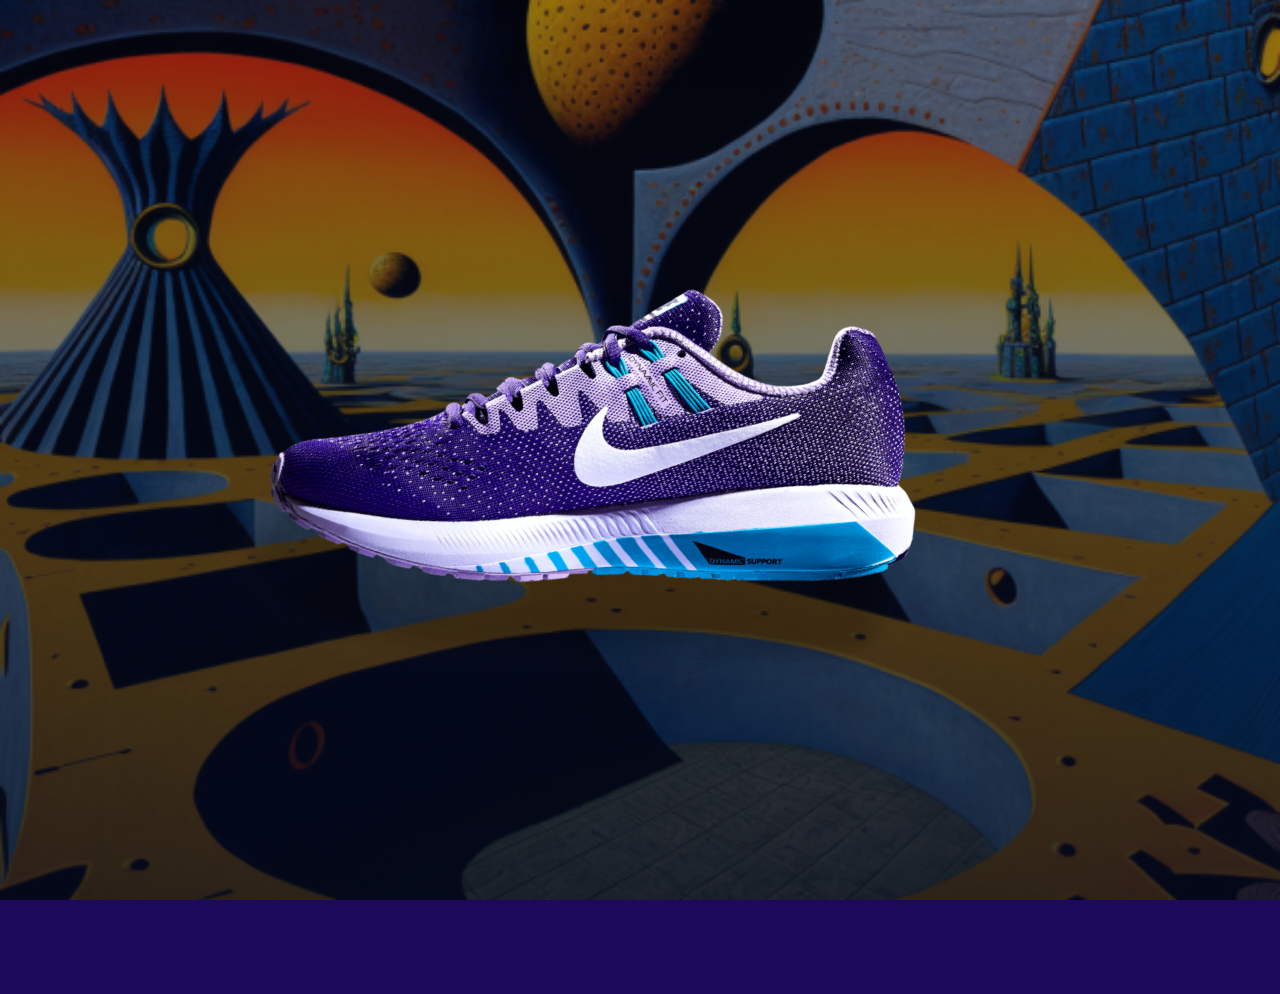
<file: Luis_shoe/index.html>
<!DOCTYPE html>
<html lang="en">
  <head>
    <meta charset="UTF-8" />
    <meta http-equiv="X-UA-Compatible" content="IE=edge" />
    <meta name="viewport" content="width=device-width, initial-scale=1.0" />
    <title>Scrolling Headphone</title>
	<link rel="shortcut icon" href="image/logo.png">
    <link rel="stylesheet" href="https://cdnjs.cloudflare.com/ajax/libs/font-awesome/4.6.3/css/font-awesome.css">
    <link rel="stylesheet" href="shoe.css" />
  </head>
  <body>

    <header>
      <span class="nike">Nike.</span>
    </header>

   <section>
    <div class="hero">

      <h1>
        Boost<br> your <br> speed.
      </h1>

      <p>
      Run Faster.
      </p>

      <button class="btn btn-dropdown">
        <a href="home.html"><span>Enter Website <i class="fa fa-caret-down" aria-hidden="true"></i></span></a>
      </button>

     <!-- <button class="btn btn-cart">
        <span>Add to cart <i class="fa fa-shopping-cart" aria-hidden="true"></i></span>
      </button> -->

    </div>

    <figure>
      <img src="./assets/sports.png" alt="">
    </figure>

    <p id="heading">SPORTS</>
   </section>

    <script src="https://cdnjs.cloudflare.com/ajax/libs/gsap/3.4.0/gsap.min.js"></script>
    <script src="script.js"></script>
  </body>
</html>
</file>
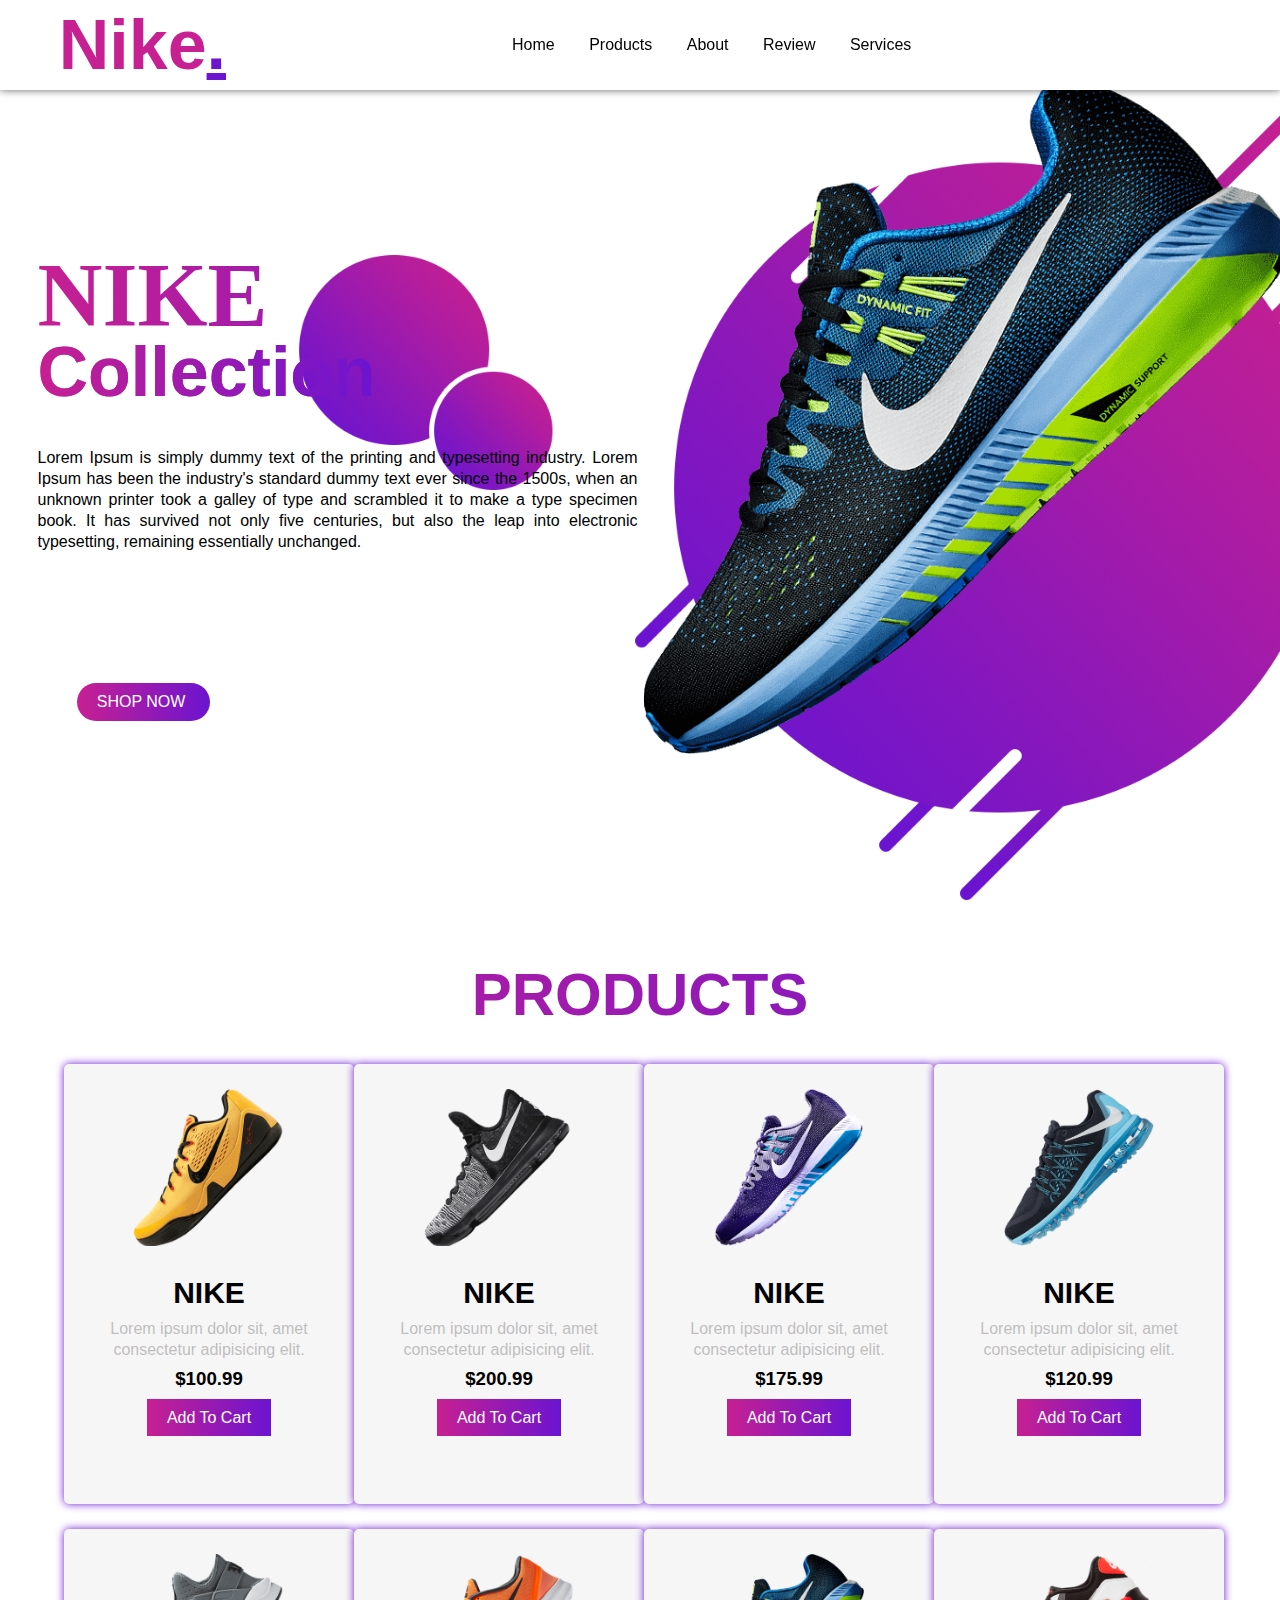
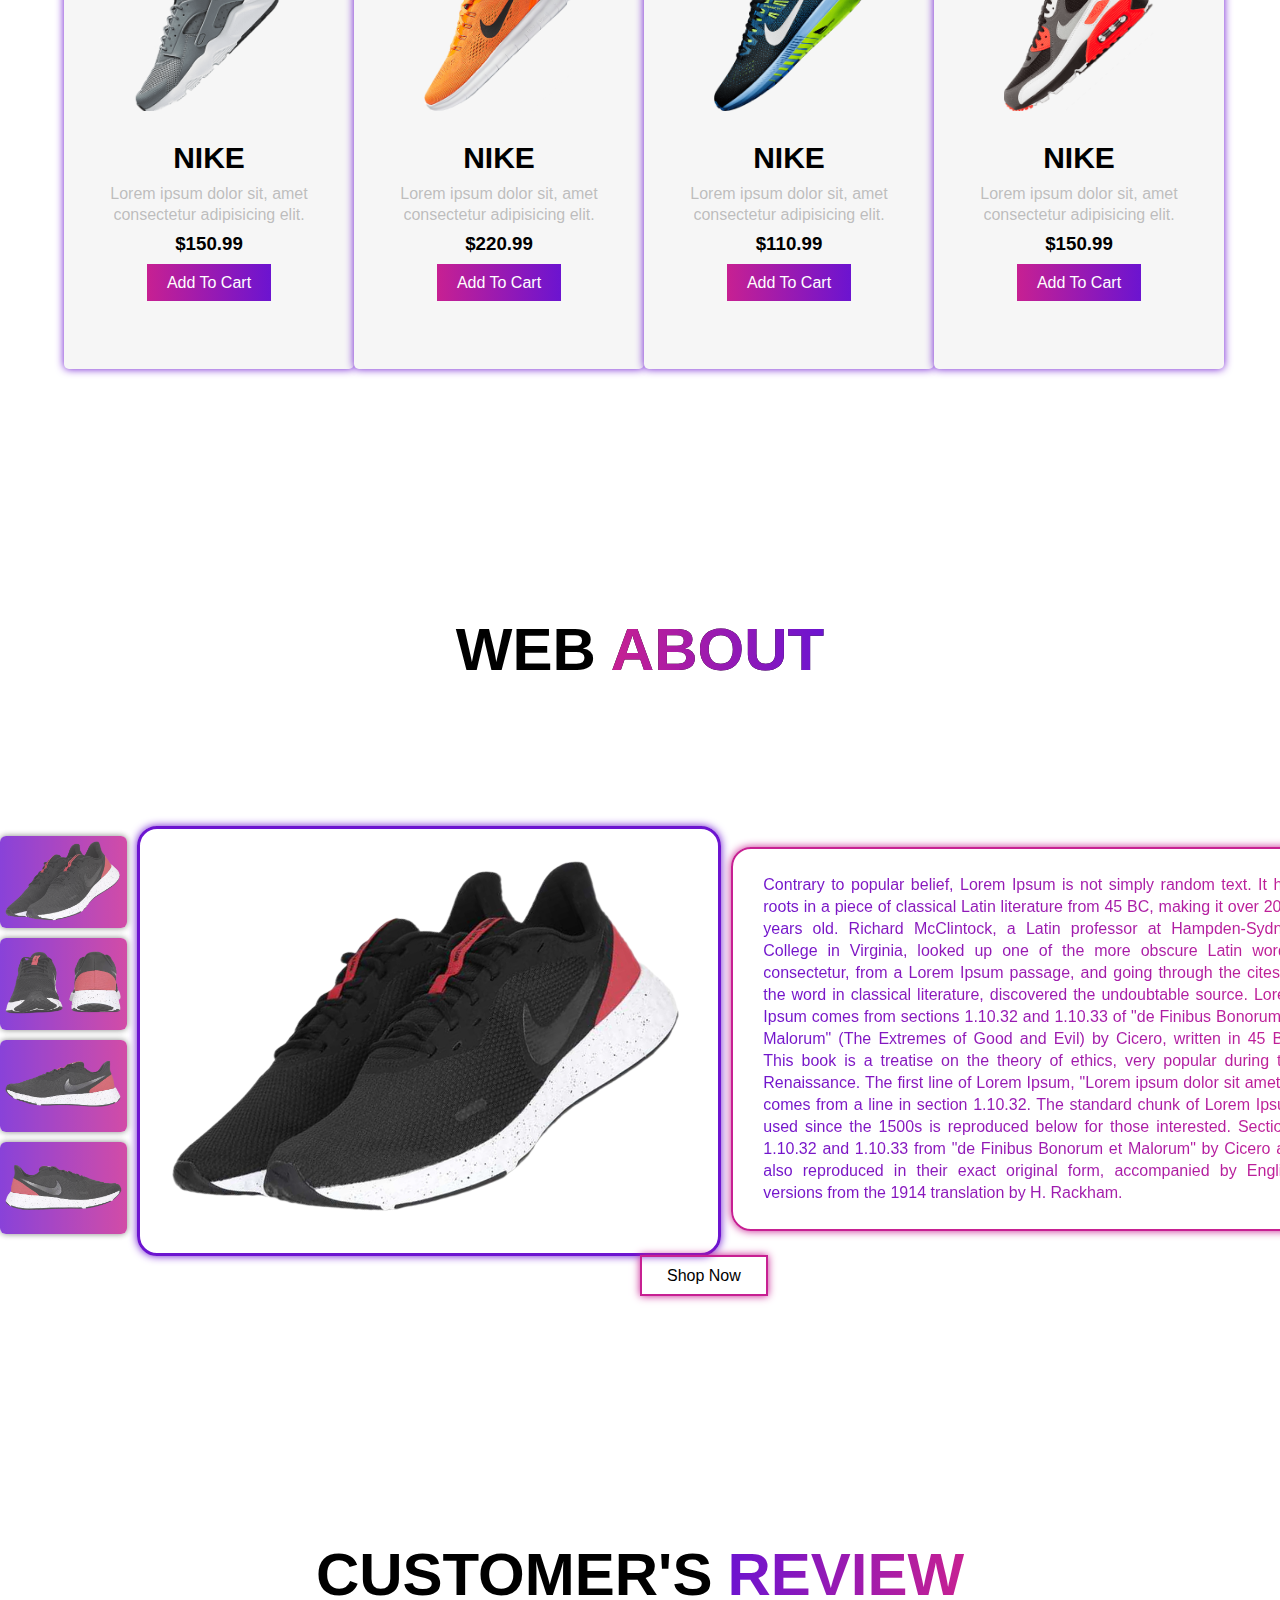
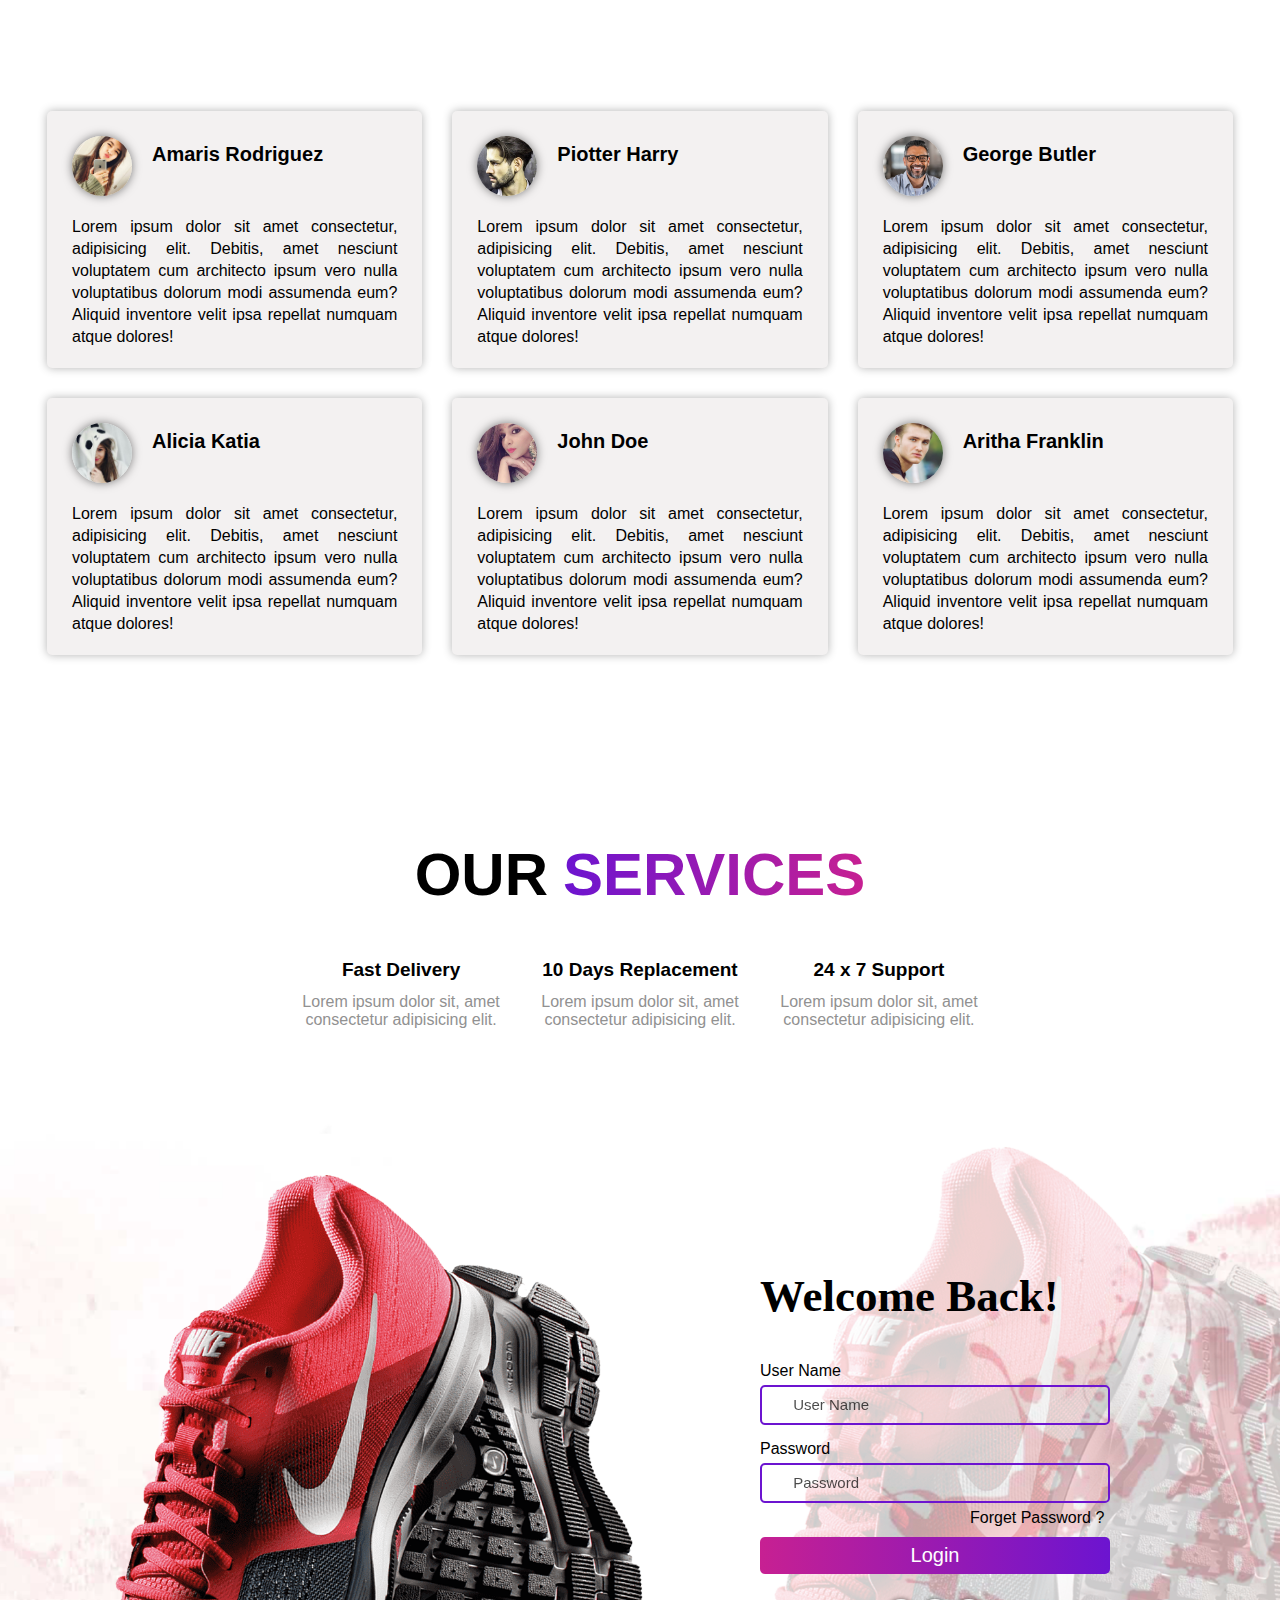
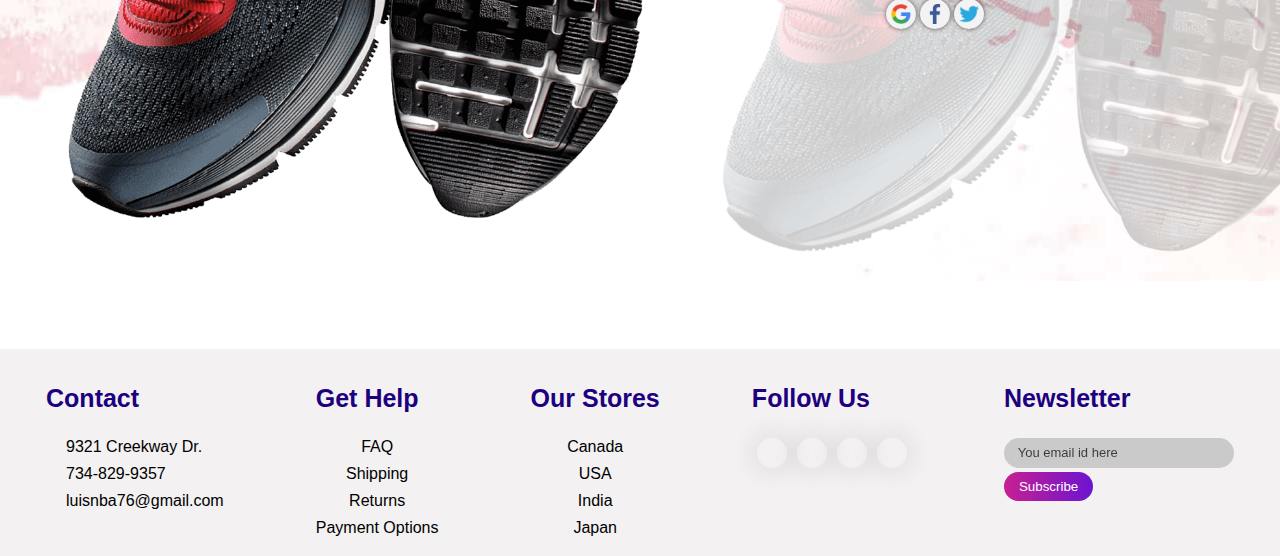
<file: Luis_shoe/home.html>
<!DOCTYPE html>
<html lang="en">
<head>
    <meta charset="UTF-8">
    <meta http-equiv="X-UA-Compatible" content="IE=edge">
    <meta name="viewport" content="width=device-width, initial-scale=1.0">
    <title>Nike - Just Do It</title>
    <link rel="stylesheet" href="style.css">
    <link rel="shortcut icon" href="image/logo.png">
    <link rel="stylesheet" href="https://cdnjs.cloudflare.com/ajax/libs/font-awesome/6.1.1/css/all.min.css" integrity="sha512-KfkfwYDsLkIlwQp6LFnl8zNdLGxu9YAA1QvwINks4PhcElQSvqcyVLLD9aMhXd13uQjoXtEKNosOWaZqXgel0g==" crossorigin="anonymous" referrerpolicy="no-referrer" />
</head>
<body>

    <section>
        <nav>
            <div class="logo">
                <h1>Nike<span>.</span></h1>
            </div>

            <ul>
                <li><a href="#Home">Home</a></li>
                <li><a href="#Products">Products</a></li>
                <li><a href="#About">About</a></li>
                <li><a href="#Review">Review</a></li>
                <li><a href="#Servises">Services</a></li>
            </ul>

            <div class="icons">
                <i class="fa-solid fa-heart"></i>
                <i class="fa-solid fa-cart-shopping"></i>
                <i class="fa-solid fa-user"></i>
            </div>

        </nav>

        <div class="main" id="Home">
            <div class="main_content">
                <div class="main_text">
                    <h1>NIKE<br><span>Collection</span></h1>
                    <p>
                        Lorem Ipsum is simply dummy text of the printing and typesetting industry. Lorem Ipsum has 
                        been the industry's standard dummy text ever since the 1500s, when an unknown printer took 
                        a galley of type and scrambled it to make a type specimen book. It has survived not only 
                        five centuries, but also the leap into electronic typesetting, remaining essentially unchanged.
                    </p>
                </div>
                <div class="main_image">
                    <img src="image/shoes.png">
                </div>
            </div>
            <div class="social_icon">
                <i class="fa-brands fa-facebook-f"></i>
                <i class="fa-brands fa-twitter"></i>
                <i class="fa-brands fa-instagram"></i>
				<i class="fa-brands fa-github"></i>
                <i class="fa-brands fa-linkedin-in"></i>
				
            </div>
            <div class="button">
                <a href="#">SHOP NOW</a>
                <i class="fa-solid fa-chevron-right"></i>
            </div>
        </div>

    </section>


    <!--Products-->

    <div class="products" id="Products">
        <h1>Products</h1>

        <div class="box">
            <div class="card">

                <div class="small_card">
                    <i class="fa-solid fa-heart"></i>
                    <i class="fa-solid fa-share"></i>
                </div>

                <div class="image">
                    <img src="image/shoes1.png">
                </div>

                <div class="products_text">
                    <h2>NIKE</h2>
                    <p>
                        Lorem ipsum dolor sit, amet consectetur adipisicing elit.
                    </p>
                    <h3>$100.99</h3>
                    <div class="products_star">
                        <i class="fa-solid fa-star"></i>
                        <i class="fa-solid fa-star"></i>
                        <i class="fa-solid fa-star"></i>
                        <i class="fa-solid fa-star"></i>
                        <i class="fa-solid fa-star"></i>
                    </div>
                    <a href="#" class="btn">Add To Cart</a>
                </div>

            </div>

            <div class="card">

                <div class="small_card">
                    <i class="fa-solid fa-heart"></i>
                    <i class="fa-solid fa-share"></i>
                </div>

                <div class="image">
                    <img src="image/shoes2.png">
                </div>

                <div class="products_text">
                    <h2>NIKE</h2>
                    <p>
                        Lorem ipsum dolor sit, amet consectetur adipisicing elit.
                    </p>
                    <h3>$200.99</h3>
                    <div class="products_star">
                        <i class="fa-solid fa-star"></i>
                        <i class="fa-solid fa-star"></i>
                        <i class="fa-solid fa-star"></i>
                        <i class="fa-solid fa-star"></i>
                        <i class="fa-solid fa-star-half-stroke"></i>
                    </div>
                    <a href="#" class="btn">Add To Cart</a>
                </div>

            </div>

            <div class="card">

                <div class="small_card">
                    <i class="fa-solid fa-heart"></i>
                    <i class="fa-solid fa-share"></i>
                </div>

                <div class="image">
                    <img src="image/shoes3.png">
                </div>

                <div class="products_text">
                    <h2>NIKE</h2>
                    <p>
                        Lorem ipsum dolor sit, amet consectetur adipisicing elit.
                    </p>
                    <h3>$175.99</h3>
                    <div class="products_star">
                        <i class="fa-solid fa-star"></i>
                        <i class="fa-solid fa-star"></i>
                        <i class="fa-solid fa-star"></i>
                        <i class="fa-solid fa-star-half-stroke"></i>
                        <i class="fa-regular fa-star"></i>
                    </div>
                    <a href="#" class="btn">Add To Cart</a>
                </div>

            </div>

            <div class="card">

                <div class="small_card">
                    <i class="fa-solid fa-heart"></i>
                    <i class="fa-solid fa-share"></i>
                </div>

                <div class="image">
                    <img src="image/shoes4.png">
                </div>

                <div class="products_text">
                    <h2>NIKE</h2>
                    <p>
                        Lorem ipsum dolor sit, amet consectetur adipisicing elit.
                    </p>
                    <h3>$120.99</h3>
                    <div class="products_star">
                        <i class="fa-solid fa-star"></i>
                        <i class="fa-solid fa-star"></i>
                        <i class="fa-solid fa-star"></i>
                        <i class="fa-solid fa-star"></i>
                        <i class="fa-regular fa-star"></i>
                    </div>
                    <a href="#" class="btn">Add To Cart</a>
                </div>

            </div>

            <div class="card">

                <div class="small_card">
                    <i class="fa-solid fa-heart"></i>
                    <i class="fa-solid fa-share"></i>
                </div>

                <div class="image">
                    <img src="image/shoes5.png">
                </div>

                <div class="products_text">
                    <h2>NIKE</h2>
                    <p>
                        Lorem ipsum dolor sit, amet consectetur adipisicing elit.
                    </p>
                    <h3>$150.99</h3>
                    <div class="products_star">
                        <i class="fa-solid fa-star"></i>
                        <i class="fa-solid fa-star"></i>
                        <i class="fa-solid fa-star"></i>
                        <i class="fa-solid fa-star"></i>
                        <i class="fa-solid fa-star"></i>
                    </div>
                    <a href="#" class="btn">Add To Cart</a>
                </div>

            </div>

            <div class="card">

                <div class="small_card">
                    <i class="fa-solid fa-heart"></i>
                    <i class="fa-solid fa-share"></i>
                </div>

                <div class="image">
                    <img src="image/shoes6.png">
                </div>

                <div class="products_text">
                    <h2>NIKE</h2>
                    <p>
                        Lorem ipsum dolor sit, amet consectetur adipisicing elit.
                    </p>
                    <h3>$220.99</h3>
                    <div class="products_star">
                        <i class="fa-solid fa-star"></i>
                        <i class="fa-solid fa-star"></i>
                        <i class="fa-solid fa-star"></i>
                        <i class="fa-solid fa-star"></i>
                        <i class="fa-regular fa-star-half-stroke"></i>
                    </div>
                    <a href="#" class="btn">Add To Cart</a>
                </div>

            </div>

            <div class="card">

                <div class="small_card">
                    <i class="fa-solid fa-heart"></i>
                    <i class="fa-solid fa-share"></i>
                </div>

                <div class="image">
                    <img src="image/shoes.png">
                </div>

                <div class="products_text">
                    <h2>NIKE</h2>
                    <p>
                        Lorem ipsum dolor sit, amet consectetur adipisicing elit.
                    </p>
                    <h3>$110.99</h3>
                    <div class="products_star">
                        <i class="fa-solid fa-star"></i>
                        <i class="fa-solid fa-star"></i>
                        <i class="fa-solid fa-star"></i>
                        <i class="fa-regular fa-star"></i>
                        <i class="fa-regular fa-star"></i>
                    </div>
                    <a href="#" class="btn">Add To Cart</a>
                </div>

            </div>

            <div class="card">

                <div class="small_card">
                    <i class="fa-solid fa-heart"></i>
                    <i class="fa-solid fa-share"></i>
                </div>

                <div class="image">
                    <img src="image/shoes7.png">
                </div>

                <div class="products_text">
                    <h2>NIKE</h2>
                    <p>
                        Lorem ipsum dolor sit, amet consectetur adipisicing elit.
                    </p>
                    <h3>$150.99</h3>
                    <div class="products_star">
                        <i class="fa-solid fa-star"></i>
                        <i class="fa-solid fa-star"></i>
                        <i class="fa-solid fa-star"></i>
                        <i class="fa-solid fa-star"></i>
                        <i class="fa-regular fa-star-half-stroke"></i>
                    </div>
                    <a href="#" class="btn">Add To Cart</a>
                </div>

            </div>

        </div>
    </div>



    <!--About-->

    <div class="about" id="About">
        
        <h1>Web<span>About</span></h1>

        <div class="about_main">
            <div class="about_image">
                <div class="about_small_image">
                    <img src="image/red_shoes1.png" onclick="functio(this)">
                    <img src="image/red_shoes2.png" onclick="functio(this)">
                    <img src="image/red_shoes3.png" onclick="functio(this)">
                    <img src="image/red_shoes4.png" onclick="functio(this)">
                </div>

                <div class="image_contaner">
                    <img src="image/red_shoes1.png" id="imagebox">
                </div>

            </div>

            <div class="about_text">
                <p>
                    Contrary to popular belief, Lorem Ipsum is not simply random text. It has roots in a piece of classical 
                    Latin literature from 45 BC, making it over 2000 years old. Richard McClintock, a Latin professor at 
                    Hampden-Sydney College in Virginia, looked up one of the more obscure Latin words, consectetur, from a 
                    Lorem Ipsum passage, and going through the cites of the word in classical literature, discovered the 
                    undoubtable source. Lorem Ipsum comes from sections 1.10.32 and 1.10.33 of "de Finibus Bonorum et Malorum" 
                    (The Extremes of Good and Evil) by Cicero, written in 45 BC. This book is a treatise on the theory of ethics, 
                    very popular during the Renaissance. The first line of Lorem Ipsum, "Lorem ipsum dolor sit amet..", comes 
                    from a line in section 1.10.32. The standard chunk of Lorem Ipsum used since the 1500s is reproduced below 
                    for those interested. Sections 1.10.32 and 1.10.33 from "de Finibus Bonorum et Malorum" by Cicero are also 
                    reproduced in their exact original form, accompanied by English versions from the 1914 translation by H. Rackham.
                </p>
            </div>

        </div>

        <a href="#" class="about_btn">Shop Now</a>

        <script>
            function functio(small){
                var full = document.getElementById("imagebox")
                full.src = small.src
            }
        </script>
        
    </div>



    <!--Review-->

    <div class="review" id="Review">
        <h1>Customer's<span>review</span></h1>
        
        <div class="review_box">
            <div class="review_card">
                <div class="card_top">
                    <div class="profile">

                        <div class="profile_image">
                            <img src="image/girl_dp1.jpg">
                        </div>

                        <div class="name">
                            <strong>Amaris Rodriguez</strong>

                            <div class="like">
                                <i class="fa-solid fa-star"></i>
                                <i class="fa-solid fa-star"></i>
                                <i class="fa-solid fa-star"></i>
                                <i class="fa-solid fa-star"></i>
                                <i class="fa-solid fa-star-half-stroke"></i>
                            </div>
                        </div>

                    </div>
                </div>
                <div class="comment">
                    <p>
                        Lorem ipsum dolor sit amet consectetur, adipisicing elit. Debitis, amet nesciunt voluptatem cum 
                        architecto ipsum vero nulla voluptatibus dolorum modi assumenda eum? Aliquid inventore velit ipsa 
                        repellat numquam atque dolores!
                    </p>
                </div>
            </div>   

            <div class="review_card">
                <div class="card_top">
                    <div class="profile">

                        <div class="profile_image">
                            <img src="image/man_dp1.jpg">
                        </div>

                        <div class="name">
                            <strong>Piotter Harry</strong>

                            <div class="like">
                                <i class="fa-solid fa-star"></i>
                                <i class="fa-solid fa-star"></i>
                                <i class="fa-solid fa-star"></i>
                                <i class="fa-solid fa-star-half-stroke"></i>
                                <i class="fa-regular fa-star"></i>
                            </div>
                        </div>

                    </div>
                </div>
                <div class="comment">
                    <p>
                        Lorem ipsum dolor sit amet consectetur, adipisicing elit. Debitis, amet nesciunt voluptatem cum 
                        architecto ipsum vero nulla voluptatibus dolorum modi assumenda eum? Aliquid inventore velit ipsa 
                        repellat numquam atque dolores!
                    </p>
                </div>
            </div>   

            <div class="review_card">
                <div class="card_top">
                    <div class="profile">

                        <div class="profile_image">
                            <img src="image/man_dp2.jpg">
                        </div>

                        <div class="name">
                            <strong>George Butler</strong>

                            <div class="like">
                                <i class="fa-solid fa-star"></i>
                                <i class="fa-solid fa-star"></i>
                                <i class="fa-solid fa-star-half-stroke"></i>
                                <i class="fa-regular fa-star"></i>
                                <i class="fa-regular fa-star"></i>
                            </div>
                        </div>

                    </div>
                </div>
                <div class="comment">
                    <p>
                        Lorem ipsum dolor sit amet consectetur, adipisicing elit. Debitis, amet nesciunt voluptatem cum 
                        architecto ipsum vero nulla voluptatibus dolorum modi assumenda eum? Aliquid inventore velit ipsa 
                        repellat numquam atque dolores!
                    </p>
                </div>
            </div>   

        </div>

        <div class="review_box">
            <div class="review_card">
                <div class="card_top">
                    <div class="profile">

                        <div class="profile_image">
                            <img src="image/gir_dp3.jpg">
                        </div>

                        <div class="name">
                            <strong>Alicia Katia</strong>

                            <div class="like">
                                <i class="fa-solid fa-star"></i>
                                <i class="fa-solid fa-star"></i>
                                <i class="fa-solid fa-star"></i>
                                <i class="fa-solid fa-star-half-stroke"></i>
                                <i class="fa-regular fa-star"></i>
                            </div>
                        </div>

                    </div>
                </div>
                <div class="comment">
                    <p>
                        Lorem ipsum dolor sit amet consectetur, adipisicing elit. Debitis, amet nesciunt voluptatem cum 
                        architecto ipsum vero nulla voluptatibus dolorum modi assumenda eum? Aliquid inventore velit ipsa 
                        repellat numquam atque dolores!
                    </p>
                </div>
            </div>   

            <div class="review_card">
                <div class="card_top">
                    <div class="profile">

                        <div class="profile_image">
                            <img src="image/gir_dp2.jpg">
                        </div>

                        <div class="name">
                            <strong>John Doe</strong>

                            <div class="like">
                                <i class="fa-solid fa-star"></i>
                                <i class="fa-solid fa-star"></i>
                                <i class="fa-solid fa-star"></i>
                                <i class="fa-solid fa-star"></i>
                                <i class="fa-solid fa-star-half-stroke"></i>
                            </div>
                        </div>

                    </div>
                </div>
                <div class="comment">
                    <p>
                        Lorem ipsum dolor sit amet consectetur, adipisicing elit. Debitis, amet nesciunt voluptatem cum 
                        architecto ipsum vero nulla voluptatibus dolorum modi assumenda eum? Aliquid inventore velit ipsa 
                        repellat numquam atque dolores!
                    </p>
                </div>
            </div>   

            <div class="review_card">
                <div class="card_top">
                    <div class="profile">

                        <div class="profile_image">
                            <img src="image/man_dp3.jpg">
                        </div>

                        <div class="name">
                            <strong>Aritha Franklin</strong>

                            <div class="like">
                                <i class="fa-solid fa-star"></i>
                                <i class="fa-solid fa-star"></i>
                                <i class="fa-solid fa-star"></i>
                                <i class="fa-solid fa-star"></i>
                                <i class="fa-solid fa-star-half-stroke"></i>
                            </div>
                        </div>

                    </div>
                </div>
                <div class="comment">
                    <p>
                        Lorem ipsum dolor sit amet consectetur, adipisicing elit. Debitis, amet nesciunt voluptatem cum 
                        architecto ipsum vero nulla voluptatibus dolorum modi assumenda eum? Aliquid inventore velit ipsa 
                        repellat numquam atque dolores!
                    </p>
                </div>
            </div>   

        </div>

    </div>


    <!--Services-->

    <div class="services" id="Servises">
        <h1>our<span>services</span></h1>

        <div class="services_cards">
            <div class="services_box">
                <i class="fa-solid fa-truck-fast"></i>
                <h3>Fast Delivery</h3>
                <p>
                    Lorem ipsum dolor sit, amet consectetur adipisicing elit.
                </p>
            </div>

            <div class="services_box">
                <i class="fa-solid fa-rotate-left"></i>
                <h3>10 Days Replacement</h3>
                <p>
                    Lorem ipsum dolor sit, amet consectetur adipisicing elit.
                </p>
            </div>

            <div class="services_box">
                <i class="fa-solid fa-headset"></i>
                <h3>24 x 7 Support</h3>
                <p>
                    Lorem ipsum dolor sit, amet consectetur adipisicing elit.
                </p>
            </div>
        </div>

    </div>



    <!--Login Form-->
    
    <div class="login_form">
        <div class="left">
            <img src="image/logshoes.png">
        </div>

        <div class="right">
            <h1>Welcome Back!</h1>

            <form action="#" method="post">
                <p>User Name</p>
                <div class="user">
                    <i class="fa-solid fa-user"></i>
                    <input type="text" name="user" placeholder="User Name" class="username">
                </div>

                <p class="passworg_tag">Password</p>
                <div class="password">
                    <i class="fa-solid fa-lock"></i>
                    <input type="text" name="password" placeholder="Password">
                </div>

                <p class="forget">Forget Password ?</p>

                <button type="submit">Login</button>
                <div class="loging_icon">
                    <a href="#"><img src="image/google.png"></a>
                    <a href="#"><img src="image/facebook.png"></a>
                    <a href="#"><img src="image/twitter.png"></a>
                </div>

            </form>

        </div>

    </div>



    <!--Footer-->

    <footer>
        <div class="footer_main">
            <div class="tag">
                <h1>Contact</h1>
                <a href="#"><i class="fa-solid fa-house"></i>9321 Creekway Dr.</a>
                <a href="#"><i class="fa-solid fa-phone"></i>734-829-9357</a>
                <a href="#"><i class="fa-solid fa-envelope"></i>luisnba76@gmail.com</a>
            </div>

            <div class="tag">
                <h1>Get Help</h1>
                <a href="#" class="center">FAQ</a>
                <a href="#" class="center">Shipping</a>
                <a href="#" class="center">Returns</a>
                <a href="#" class="center">Payment Options</a>
            </div>

            <div class="tag">
                <h1>Our Stores</h1>
                <a href="#" class="center">Canada</a>
                <a href="#" class="center">USA</a>
                <a href="#" class="center">India</a>
                <a href="#" class="center">Japan</a>
            </div>

            <div class="tag">
                <h1>Follow Us</h1>
                <div class="social_link">
                    <a href="#"><i class="fa-brands fa-facebook-f"></i></a>
                    <a href="#"><i class="fa-brands fa-twitter"></i></a>
                    <a href="#"><i class="fa-brands fa-instagram"></i></a>
                    <a href="#"><i class="fa-brands fa-linkedin-in"></i></a>                    
                </div>
            </div>

            <div class="tag">
                <h1>Newsletter</h1>
                <div class="search_bar">
                    <input type="text" placeholder="You email id here">
                    <button type="submit">Subscribe</button>
                </div>
            </div>

        </div>
    </footer>

    
</body>
</html>
</file>
<file: Luis_shoe/shoe.css>
@import url('https://fonts.googleapis.com/css2?family=Raleway:ital,wght@0,400;0,700;0,800;1,300&display=swap');

*,
::before,
::after {
    box-sizing: border-box;
    margin: 0;
    padding: 0;
}

body {
    font-family: 'Raleway', sans-serif;
    height: 100vh;
    background: #1D095C;
    overflow: hidden;
}

a {
	text-decoration: none;
	color: white;
}

a:hover {
	color: #1D095C;
}


.nike {
	color: white;
}

header {
    z-index: 1;
    position: fixed;
    top: 0;
    left: 0;
    height: 60px;
    width: 100%;
    display: flex;
    align-items: center;
    padding: 15px 80px;

    font-size: 16px;
    line-height: 26px;
    font-weight: 800;
}

section {
    display: flex;
    justify-content: center;
    align-items: center;
    height: 100%;
    width: 100%;
}

.hero {
    position: fixed;
    top: 0;
    left: 0;
    height: 100%;
    width: 60%;
      background-image:linear-gradient(rgba(4,9,30,0.4), rgba(4,9,30,0.8)),url("./assets/coolbg.png");
	background-position: center;
	background-repeat: no-repeat;
	background-size: cover;
    padding: 80px;
    padding-top: 140px;
}

.hero h1 {
    font-size: 70px;
    line-height: 80px;
    font-weight: 800;
    text-transform: uppercase;
    position: relative;
    margin-bottom: 30px;
	color: white;
}

.hero h1 > div  {
    position: relative;
    height: 80px;
    overflow: hidden;
}

.hero h1 > div  span {
    position: absolute;
}

.hero p {
    font-size: 18px;
    font-weight: 400;
    line-height: 28px;
    position: relative;
    margin-bottom: 50px;
	color: white;
}

.hero p > div  {
    position: relative;
    height: 28px;
    overflow: hidden;
}

.hero p > div  span {
    position: absolute;
}

.hero .btn {
    border: none;
    height: 50px;
    width: 150px;
    border-radius: 6px;
    font-size: 16px;
    letter-spacing: .3px;
    line-height: 26px;
    color: #fff;
    cursor: pointer;
    background: #1D095C;
    clip-path: polygon(0% 0%, 100% 0%, 100% 100%, 0px 100%);
}

.hero .btn:hover {
	color: #1D095C;
	background-color: white;
	border: 2px solid #1D095C;
	font-weight: 500;
}

.hero .btn i {
    font-size: 20px;
    margin-left: 3px;
}

.hero .btn-dropdown {
    margin-right: 20px;
}

.hero .btn-cart {

}

figure {
    position: absolute;
    top: 50%;
    left: 50%;
    transform: translate(-5%, -45%) rotate(0deg);
    transform-origin: center;
}

figure img {
    object-fit: cover;
    width: 90%;
    height: 90%;
}

figure.float img {
    animation: float 6s ease-in-out infinite;
}

#heading {
    font-size: 140px;
    font-weight: 800;
    color: #006CAC;
    display: flex;
    opacity: .5;
    position: absolute;
    top: 50%;
    right: 0;
    writing-mode: vertical-rl;
    transform: translateY(-50%) rotate(180deg);
}

#heading > div {
    width: 165px;
    position: relative;
    text-align: center;
    height: 105px;
}

#heading span {
    position: absolute;
    top: 0;
    left: 0;
    width: 100%;
    height: 100%;
    clip-path: polygon(0% 0%, 100% 0%, 100% 100%, 0px 100%);
}

@keyframes float {
	0% {
		transform: translatey(0px);
	}
	50% {
		transform: translatey(-20px);
	}
	100% {
		transform: translatey(0px);
	}
}


@media screen and (max-width: 600px)  {
	.hero h1 {
    font-size: 18px;
    font-weight: 800;
    text-transform: uppercase;
    position: relative;
    margin-bottom: 30px;
    color: white;
}
}
</file>
<file: Luis_shoe/style.css>
*{
    margin: 0;
    padding: 0;
    box-sizing: border-box;
    font-family: sans-serif;
}

html{
    scroll-behavior: smooth;
}

::-webkit-scrollbar{
    width: 15px;
}

::-webkit-scrollbar-track{
    border-radius: 5px;
    box-shadow: inset 0 0 10px rgba(0,0,0,0.25);
}

::-webkit-scrollbar-thumb{
    border-radius: 5px;
    background: linear-gradient(to top, #c72092 , #6c14d0);
}

section{
    width: 100%;
    height: 100vh;
    background-image: url(image/bg1.png);
    background-size: cover;
    background-position: center;
}

section nav{
    display: flex;
    align-items: center;
    justify-content: space-around;
    box-shadow: 0 0 8px rgba(0,0,0,0.6);
    background: white;
    position: fixed;
    top: 0;
    left: 0;
    right: 0;
    z-index: 100;
}

section nav .logo{
    font-size: 35px;
    color: #c72092;
    margin: 5px 0;
    cursor: pointer;
    position: relative;
    left: -4%;
}

section nav .logo span{
    color: #6c14d0;
    text-decoration: underline;
}

section nav ul{
    list-style: none;
}

section nav ul li{
    display: inline-block;
    margin: 5px 15px;
}

section nav ul li a{
    text-decoration: none;
    color: black;
    transition: 0.2s;
}

section nav ul li a:hover{
    color: #c72092;
}

section nav .icons i{
    margin: 0 4px;
    cursor: pointer;
    font-size: 18px;
    transition: 0.3s;
}

section nav .icons i:hover{
    color: #c72092;
}

section .main .main_content{
    display: flex;
    align-items: center;
    justify-content: space-around;
}

section .main .main_content .main_text h1{
    font-size: 90px;
    line-height: 70px;
    font-family: pyxidium quick;
    background: linear-gradient(to right, #c72092,#6c14d0);
    -webkit-background-clip: text;
    -webkit-text-fill-color: transparent;
    position: relative;
    top: 45px;
    left: 5%;
}

section .main .main_content .main_text h1 span{
    font-size: 70px;
    background: linear-gradient(to right, #c72092,#6c14d0);
    -webkit-background-clip: text;
    -webkit-text-fill-color: transparent;
}

section .main .main_content .main_text p{
    width: 600px;
    text-align: justify;
    line-height: 21px;
    position: relative;
    top: 85px;
    left: 5%;
}

section .main .main_content .main_image img{
    width: 650px;
    position: relative;
    left: 20px;
    top: 75px;
}

section .main .social_icon{
    position: absolute;
    top: 50%;
    left: 98%;
    transform: translate(-50%,-50%);
    font-size: 19px;
}

section .main .social_icon i{
    margin: 8px 0;
    cursor: pointer;
    transition: 0.3s;
}

section .main .social_icon i:hover{
    color: #c72092;
}

section .main .button{
    position: absolute;
    left: 6%;
    padding: 10px 20px;
    border-radius: 30px;
    background: linear-gradient(to right,#c72092 , #6c14d0);
}

section .main .button a{
    color: white;
    text-decoration: none;
}

section .main .button i{
    color: white;
    margin-left: 5px;
    transition: 0.3s;
}

section .main .button:hover i{
    transform: translateX(6px);
}



/*Products*/

.products{
    width: 100%;
    height: 140vh;
    padding: 25px 0;
}

.products h1{
    margin: 35px 0;
    font-size: 60px;
    display: flex;
    align-items: center;
    justify-content: center;
    text-transform: uppercase;
    background: linear-gradient(to right, #c72092,#6c14d0);
    -webkit-background-clip: text;
    -webkit-text-fill-color: transparent;    
}

.products .box{
    width: 90%;
    margin: 0 auto;
    display: grid;
    grid-template-columns: 1fr 1fr 1fr 1fr;
    grid-gap: 25px 0;
}

.products .box .card{
    width: 290px;
    height: 440px;
    box-shadow: 0 0 8px #6c14d0;
    border-radius: 5px;
    text-align: center;
    padding: 10px 20px;
    background: #f6f6f6;
}

.products .box .card .small_card{
    display: flex;
    flex-flow: column;
    position: absolute;
    margin: 10px 0;
    transform: translateX(-20px);
    transition: 0.3s;
    opacity: 0;
}

.products .box .card:hover .small_card{
    transform: translateX(2px);
    cursor: pointer;
    opacity: 1;
}

.products .box .card .image{
    display: flex;
    align-items: center;
    justify-content: center;
}

.products .box .card .image img{
    width: 150px;
    margin: 15px 0;
    transition: 0.3s;
}

.products .box .card:hover .image img{
    transform: scale(1.1);
}

.products .box .card .small_card i{
    width: 45px;
    height: 45px;
    border-radius: 5px;
    font-size: 18px;
    margin: 2px 0;
    line-height: 40px;
    border: 2px solid #999999;
    transition: 0.2s;
}

.products .box .card .small_card i:hover{
    color: #c72092;
}

.products .box .card .products_text h2{
    font-size: 30px;
    margin-top: 15px;
}

.products .box .card .products_text p{
    color: #91919191;
    line-height: 21px;
    margin: 8px 0;
}

.products .box .card .products_text h3{
    margin: 7px 0;
}

.products .box .card .products_text .products_star{
    color: orange;
    margin-bottom: 19px;
    cursor: pointer;
}

.products .box .card .products_text .btn{
    text-decoration: none;
    padding: 10px 20px;
    background: linear-gradient(to right, #c72092 , #6c14d0);
    color: white;
}


/*About*/

.about{
    width: 100%;
    height: 100vh;
    padding: 35px 0;
}

.about h1{
    font-size: 60px;
    margin-top: 20px;
    display: flex;
    align-items: center;
    justify-content: center;
    background: black;
    -webkit-background-clip: text;
    -webkit-text-fill-color: transparent;
    text-transform: uppercase;
}

.about h1 span{
    background: linear-gradient(to right, #c72092 , #6c14d0);
    -webkit-background-clip: text;
    -webkit-text-fill-color: transparent;
    margin-left: 15px;
}

.about .about_main{
    position: relative;
    top: 40%;
    left: 50%;
    transform: translate(-50%,-50%);
    display: flex;
    justify-content: space-around;
    align-items: center;
}

.about .about_main .about_image{
    display: flex;
    margin-top: 50px;
}

.about .about_main .about_image .about_small_image{
    display: flex;
    flex-direction: column;
    position: relative;
    top: 15px;
}

.about .about_main .about_image .about_small_image img{
    height: 92px;
    margin: 5px 0;
    cursor: pointer;
    background: linear-gradient(to right, #6c14d0 , #c72092);
    display: block;
    border-radius: 6px;
    padding: 5px 5px;
    box-shadow: 0 0 6px rgba(0,0,0,0.6);
    opacity: 0.8;
    transition: 0.3s;
}

.about .about_main .about_image .about_small_image img:hover{
    opacity: 1;
}

.about .about_main .image_contaner{
    padding: 10px;
    display: flex;
}

.about .about_main .image_contaner img{
    border: 3px solid #6c14d0;
    border-radius: 20px;
    height: 430px;
    padding: 30px;
    box-shadow: 0 0 8px #6c14d0;
}

.about .about_main .about_text{
    margin-top: 45px;
}

.about .about_main .about_text p{
    background: linear-gradient(to left, #c72092 , #6c14d0);
    -webkit-background-clip: text;
    -webkit-text-fill-color: transparent;
    line-height: 22px;
    width: 600px;
    text-align: justify;
    padding: 25px 30px;
    border: 2px solid #c72092;
    border-radius: 20px;
    box-shadow: 0 0 8px #c72092;
}

.about .about_btn{
    color: black;
    background: none;
    position: relative;
    top: 10%;
    left: 50%;
    transform: translate(-50% , -50%);
    padding: 10px 25px;
    border: 2px solid #c72092;
    text-decoration: none;
    box-shadow: 0 0 8px #c72092;
    transition: 0.5s;
}

.about .about_btn:hover{
    border: 2px solid transparent;
    background: #c72092;
    color: white;
}


/*Review*/

.review{
    width: 100%;
    height: 100vh;
    padding-top: 80px;
}

.review h1{
    font-size: 60px;
    display: flex;
    align-items: center;
    justify-content: center;
    margin-bottom: 30px;
    text-transform: uppercase;
}

.review h1 span{
    background: linear-gradient(to left, #c72092 , #6c14d0);
    -webkit-background-clip: text;
    -webkit-text-fill-color: transparent;
    margin-left: 15px;    
}

.review .review_box{
    width: 95%;
    position: relative;
    top: 7%;
    display: flex;
    align-items: center;
    justify-content: center;
    margin: 0 auto;
}

.review .profile .profile_image{
    width: 60px;
    height: 60px;
    border-radius: 50%;
    overflow: hidden;
    margin: 5px 0;
    box-shadow: 0 0 10px rgba(0,0,0,0.5);
    cursor: pointer;
    transition: 0.3s;
}

.review .profile .profile_image:hover{
    transform: scale(1.2);
}

.review .profile_image img{
    width: 100%;
    height: 100%;
    object-fit: cover;
    object-position: center;
}

.review .profile{
    display: flex;
    align-items: center;
}

.review .review_box .review_card{
    width: 500px;
    background: #f3f1f1;
    padding: 20px 25px;
    border-radius: 5px;
    margin: 15px;
    box-shadow: 0 0 10px rgba(0,0,0,0.3);
}

.review .review_box .review_card .card_top{
    display: flex;
    justify-content: space-between;
    align-items: center;
}

.review .review_box .review_card .card_top .profile .name{
    margin-left: 20px;
    line-height: 22px;
}

.review .review_box .review_card .card_top .profile .name strong{
    font-size: 20px;
}

.review .review_box .review_card .card_top .profile .name .like i{
    color: orange;
    display: inline-block;
    font-size: 12px;
}

.review .review_box .review_card .comment p{
    text-align: justify;
    line-height: 22px;
    margin-top: 15px;
}


/*Services*/

.services{
    width: 70%;
    margin: 0 auto;
    text-align: center;
    padding: 80px 0 10px 0;
}

.services h1{
    font-size: 60px;
    text-transform: uppercase;
}

.services h1 span{
    margin-left: 15px;
    background: linear-gradient(to left, #c72092 , #6c14d0);
    -webkit-background-clip: text;
    -webkit-text-fill-color: transparent;    
}

.services .services_cards{
    width: 80%;
    margin: 0 auto;
    display: flex;
    align-items: center;
    justify-content: space-between;
    position: relative;
    top: 50px;
}

.services .services_box i{
    font-size: 60px;
    color: orange;
    margin: 20px 0;
    cursor: pointer;
}

.services .services_box h3{
    margin-bottom: 12px;
    font-size: 19px;
}

.services .services_box p{
    text-align: center;
    color: #919191;
    margin-bottom: 60px;
}


/*Login Form*/

.login_form{
    width: 100%;
    height: 100vh;
    display: flex;
    justify-content: space-around;
    align-items: center;
    background-image: url(image/loging_bg.png);
    background-size: cover;
    background-position: center;
}

.login_form .left img{
    width: 650px;
}

.login_form .right{
    position: relative;
    top: -50px;
    left: -60px;
    padding: 50px 80px;
}

.login_form .right h1{
    font-family: prevattscriptssk;
    font-size: 45px;
    margin-bottom: 40px;
}

.login_form .right p{
    margin-bottom: 5px;
}

.login_form .right .user{
    border: 2px solid #6c14d0;
    border-radius: 5px;
    width: 350px;
    height: 40px;
    display: flex;
}

.login_form .right .user i{
    position: relative;
    top: 9px;
    left: 15px;
    color: #c72092;
}

.login_form .right .user .username{
    position: relative;
    left: 9%;
    width: 295px;
    background: none;
    outline: none;
    border: none;
    display: flex;
    font-size: 15px;
}

.login_form .right .passworg_tag{
    margin: 15px 0 5px 0;
}

.login_form .right .password{
    border: 2px solid #6c14d0;
    border-radius: 5px;
    width: 350px;
    height: 40px;
    display: flex;
}

.login_form .right .password i{
    position: relative;
    top: 9px;
    left: 15px;
    color: #c72092;
}

.login_form .right .password input{
    position: relative;
    left: 9%;
    width: 295px;
    background: none;
    border: none;
    outline: none;
    display: flex;
    font-size: 15px;
}

::-webkit-input-placeholder{
    color: black;
    opacity: 0.7;
}

.login_form .right .forget{
    position: relative;
    left: 60%;
    margin: 6px 0 10px 0;
    cursor: pointer;
}

.login_form .right button{
    width: 350px;
    color: white;
    padding: 7px 20px;
    border: none;
    border-radius: 5px;
    font-size: 20px;
    cursor: pointer;
    background: linear-gradient(to right, #c72092 , #6c14d0);
}

.login_form .right .loging_icon{
    display: flex;
    align-items: center;
    justify-content: center;
    margin-top: 25px;
}

.login_form .right .loging_icon a{
    width: 30px;
    height: 30px;
    margin: 0 2px;
    border-radius: 50%;
    background: #f3f3f3;
    box-shadow: 0 0 5px rgba(0,0,0,0.6);
}

.login_form .right .loging_icon img{
    width: 20px;
    margin: 5px 5px;
}


/*Footer*/

footer{
    width: 100%;
}

footer .footer_main{
    width: 100%;
    background: #f3f1f1;
    display: flex;
    justify-content: space-around;
}

footer .footer_main .tag{
    margin: 10px 0;
}

footer .footer_main .tag .center{
    text-align: center;
}

footer .footer_main .tag h1{
    font-size: 25px;
    margin: 25px 0;
    color: #1c0080;
}

footer .footer_main .tag a{
    display: block;
    color: black;
    text-decoration: none;
    margin: 9px 0;
}

footer .footer_main .tag a i{
    padding: 0 10px;
    transition: 0.3;
}

footer .footer_main .tag a i:hover{
    color: #c72092;
}

footer .footer_main .tag .social_link{
    display: flex;
}

footer .footer_main .tag .social_link a{
    width: 30px;
    height: 30px;
    border-radius: 50%;
    text-align: center;
    text-decoration: none;
    color: black;
    box-shadow: 0 0 20px 10px rgba(0,0,0,0.05);
    position: relative;
    margin: 0 5px;
    z-index: 10;
    overflow: hidden;
}

footer .footer_main .tag .social_link a .fa-brands{
    font-size: 15px;
    line-height: 30px;
    z-index: 10;
    position: relative;
    transition: 0.5s;
}

footer .footer_main .tag .social_link a:hover i{
    color: white;
}

footer .footer_main .tag .social_link a::after{
    content: '';
    width: 100%;
    height: 100%;
    top: 0;
    left: -90px;
    background: linear-gradient(-45deg, #c72092 , #6c14d0);
    position: absolute;
    z-index: -10;
    transition: 0.5s;
}

footer .footer_main .tag .social_link a:hover::after{
    left: 0;
}

footer .footer_main .tag .search_bar{
    width: 230px;
    height: 30px;
    background: rgb(202, 202, 202);
    border-radius: 25px;
}

footer .footer_main .tag .search_bar input{
    width: 200px;
    padding: 2px 0;
    position: relative;
    top: 17%;
    left: 6%;
    border: none;
    background: none;
    outline: none;
    font-size: 13px;
}

footer .footer_main .tag .search_bar button{
    padding: 7px 15px;
    background: linear-gradient(to right, #c72092 , #6c14d0);
    border: none;
    margin-top: 15px;
    border-radius: 25px;
    color: white;
    cursor: pointer;
}
</file>
